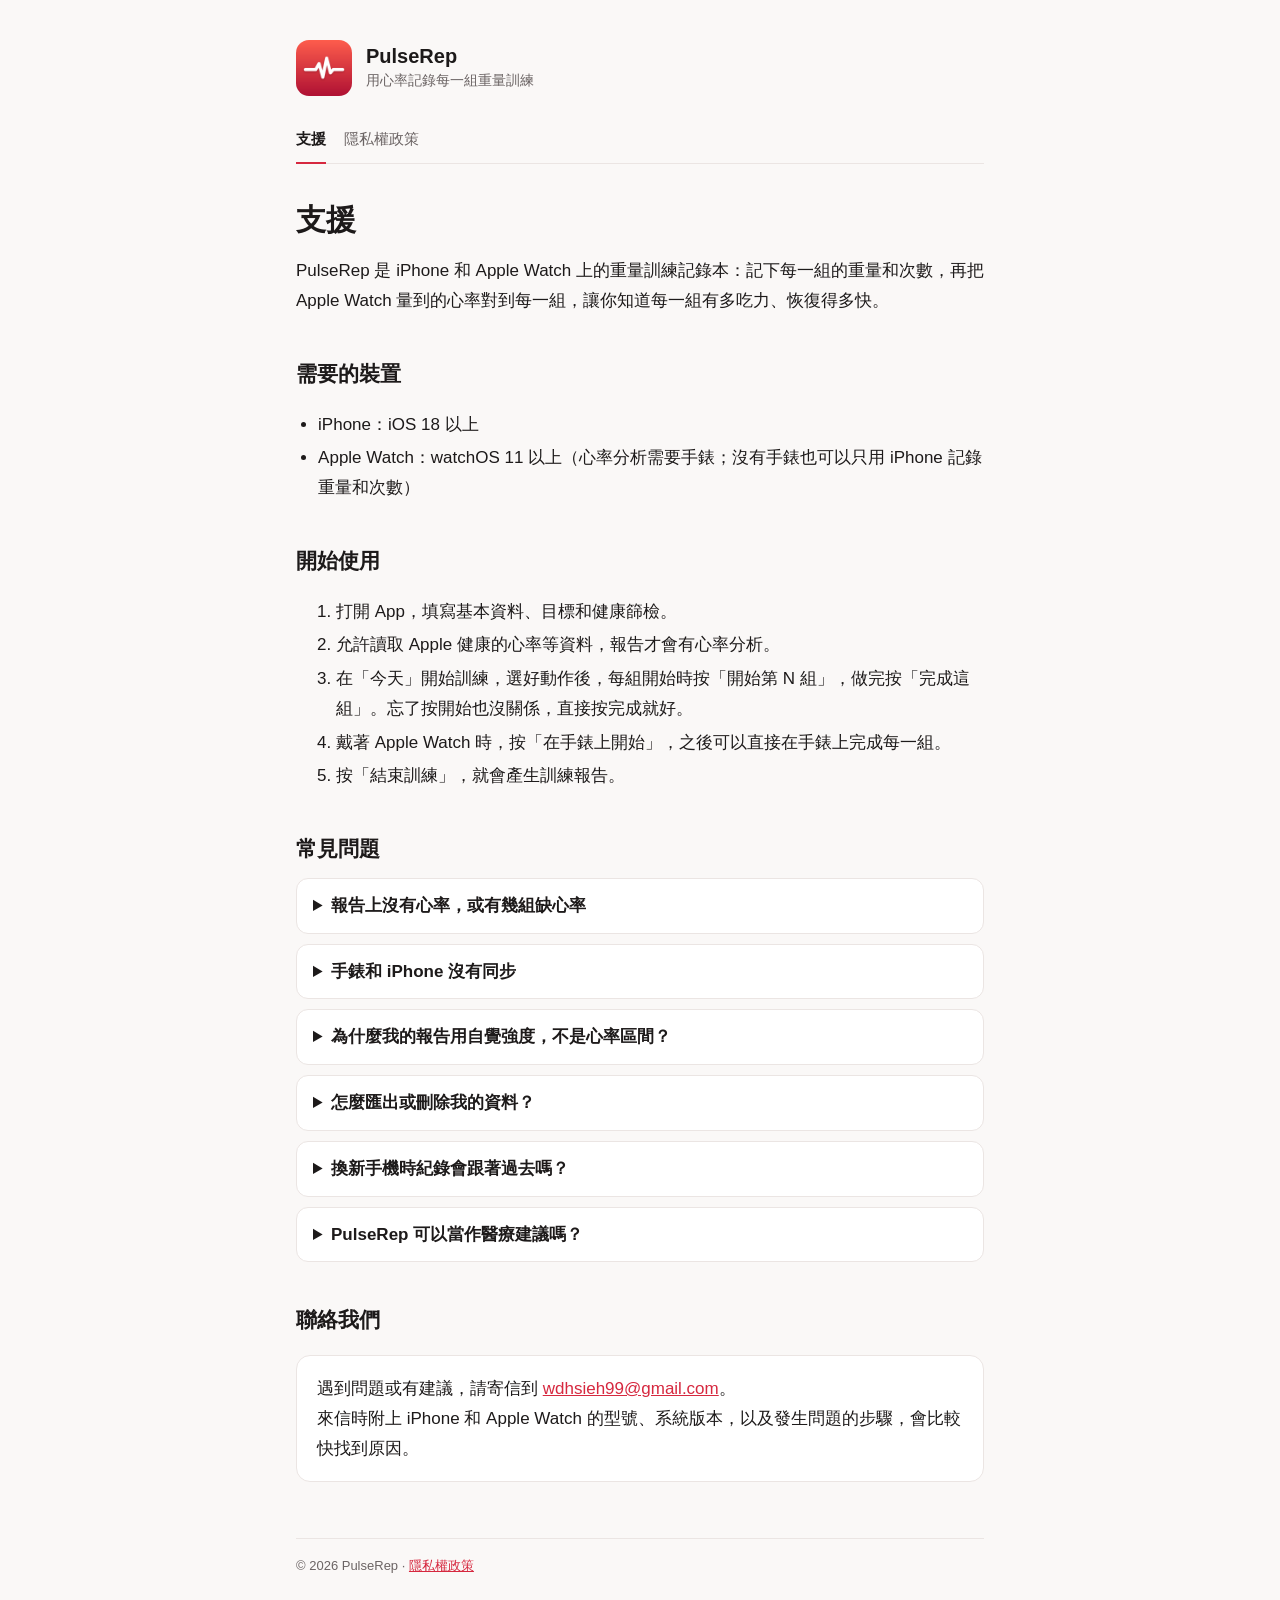
<file: index.html>
<!doctype html>
<html lang="zh-Hant">
<head>
<meta charset="utf-8">
<meta name="viewport" content="width=device-width, initial-scale=1">
<title>PulseRep 支援</title>
<meta name="description" content="PulseRep 使用說明、常見問題與聯絡方式。">
<link rel="icon" href="icon.png">
<link rel="stylesheet" href="style.css">
</head>
<body>
<div class="wrap">
  <header>
    <img src="icon.png" alt="">
    <div><div class="name">PulseRep</div><div class="tag">用心率記錄每一組重量訓練</div></div>
  </header>
  <nav><a href="./" aria-current="page">支援</a><a href="privacy.html">隱私權政策</a></nav>

  <h1>支援</h1>
  <p>PulseRep 是 iPhone 和 Apple Watch 上的重量訓練記錄本：記下每一組的重量和次數，再把 Apple Watch 量到的心率對到每一組，讓你知道每一組有多吃力、恢復得多快。</p>

  <h2>需要的裝置</h2>
  <ul>
    <li>iPhone：iOS 18 以上</li>
    <li>Apple Watch：watchOS 11 以上（心率分析需要手錶；沒有手錶也可以只用 iPhone 記錄重量和次數）</li>
  </ul>

  <h2>開始使用</h2>
  <ol>
    <li>打開 App，填寫基本資料、目標和健康篩檢。</li>
    <li>允許讀取 Apple 健康的心率等資料，報告才會有心率分析。</li>
    <li>在「今天」開始訓練，選好動作後，每組開始時按「開始第 N 組」，做完按「完成這組」。忘了按開始也沒關係，直接按完成就好。</li>
    <li>戴著 Apple Watch 時，按「在手錶上開始」，之後可以直接在手錶上完成每一組。</li>
    <li>按「結束訓練」，就會產生訓練報告。</li>
  </ol>

  <h2>常見問題</h2>

  <details>
    <summary>報告上沒有心率，或有幾組缺心率</summary>
    <ul>
      <li>打開「設定」→「健康」→「資料取用權限與裝置」→ PulseRep，確認「心率」已開啟。</li>
      <li>手錶的心率要過一段時間才會同步到 iPhone。訓練結束後 24 小時內再打開報告，App 會自動補上缺的組。</li>
      <li>訓練時手錶要戴緊一點，手腕太鬆時心率容易斷掉。</li>
    </ul>
  </details>

  <details>
    <summary>手錶和 iPhone 沒有同步</summary>
    <ul>
      <li>確認手錶上已安裝 PulseRep（iPhone 的 Watch App →「我的手錶」→ 下方「可用的 App」）。</li>
      <li>手錶和 iPhone 要在附近，藍牙與 Wi-Fi 開啟。</li>
      <li>先在 iPhone 開始訓練，再按「在手錶上開始」。若還是沒反應，兩邊的 App 都完全關閉後重開。</li>
    </ul>
  </details>

  <details>
    <summary>為什麼我的報告用自覺強度，不是心率區間？</summary>
    <p>健康篩檢時如果回答正在服用會影響心率的藥物（例如 β 阻斷劑），心率就不適合用來判斷強度，App 會改用自覺強度（RPE 1～10）。「我」→「個人資料」會顯示目前是否使用自覺強度。目前還不能在 App 裡修改篩檢答案，需要修改請來信。</p>
  </details>

  <details>
    <summary>怎麼匯出或刪除我的資料？</summary>
    <ul>
      <li>匯出：「我」→「匯出備份檔」，選「儲存到檔案」；重裝後可在同一處「匯入備份檔」還原。</li>
      <li>刪除：「我」→「刪除所有資料」。已寫入 Apple 健康的體能訓練請到「健康」App 刪除。</li>
    </ul>
    <p>所有紀錄都只存在你的裝置上，詳見<a href="privacy.html">隱私權政策</a>。</p>
  </details>

  <details>
    <summary>換新手機時紀錄會跟著過去嗎？</summary>
    <p>目前沒有雲端同步。用 iCloud 備份或電腦備份還原到新手機時，紀錄會跟著裝置備份一起移過去；也可以先匯出 JSON，留一份備份。</p>
  </details>

  <details>
    <summary>PulseRep 可以當作醫療建議嗎？</summary>
    <p>不行。PulseRep 不是醫療產品，不提供診斷或治療建議。若有心臟方面的疾病、運動時曾胸痛或頭暈，請先詢問醫師再開始訓練。</p>
  </details>

  <h2>聯絡我們</h2>
  <div class="contact">
    遇到問題或有建議，請寄信到 <a href="mailto:wdhsieh99@gmail.com">wdhsieh99@gmail.com</a>。<br>
    來信時附上 iPhone 和 Apple Watch 的型號、系統版本，以及發生問題的步驟，會比較快找到原因。
  </div>

  <footer>© 2026 PulseRep · <a href="privacy.html">隱私權政策</a></footer>
</div>
</body>
</html>
</file>
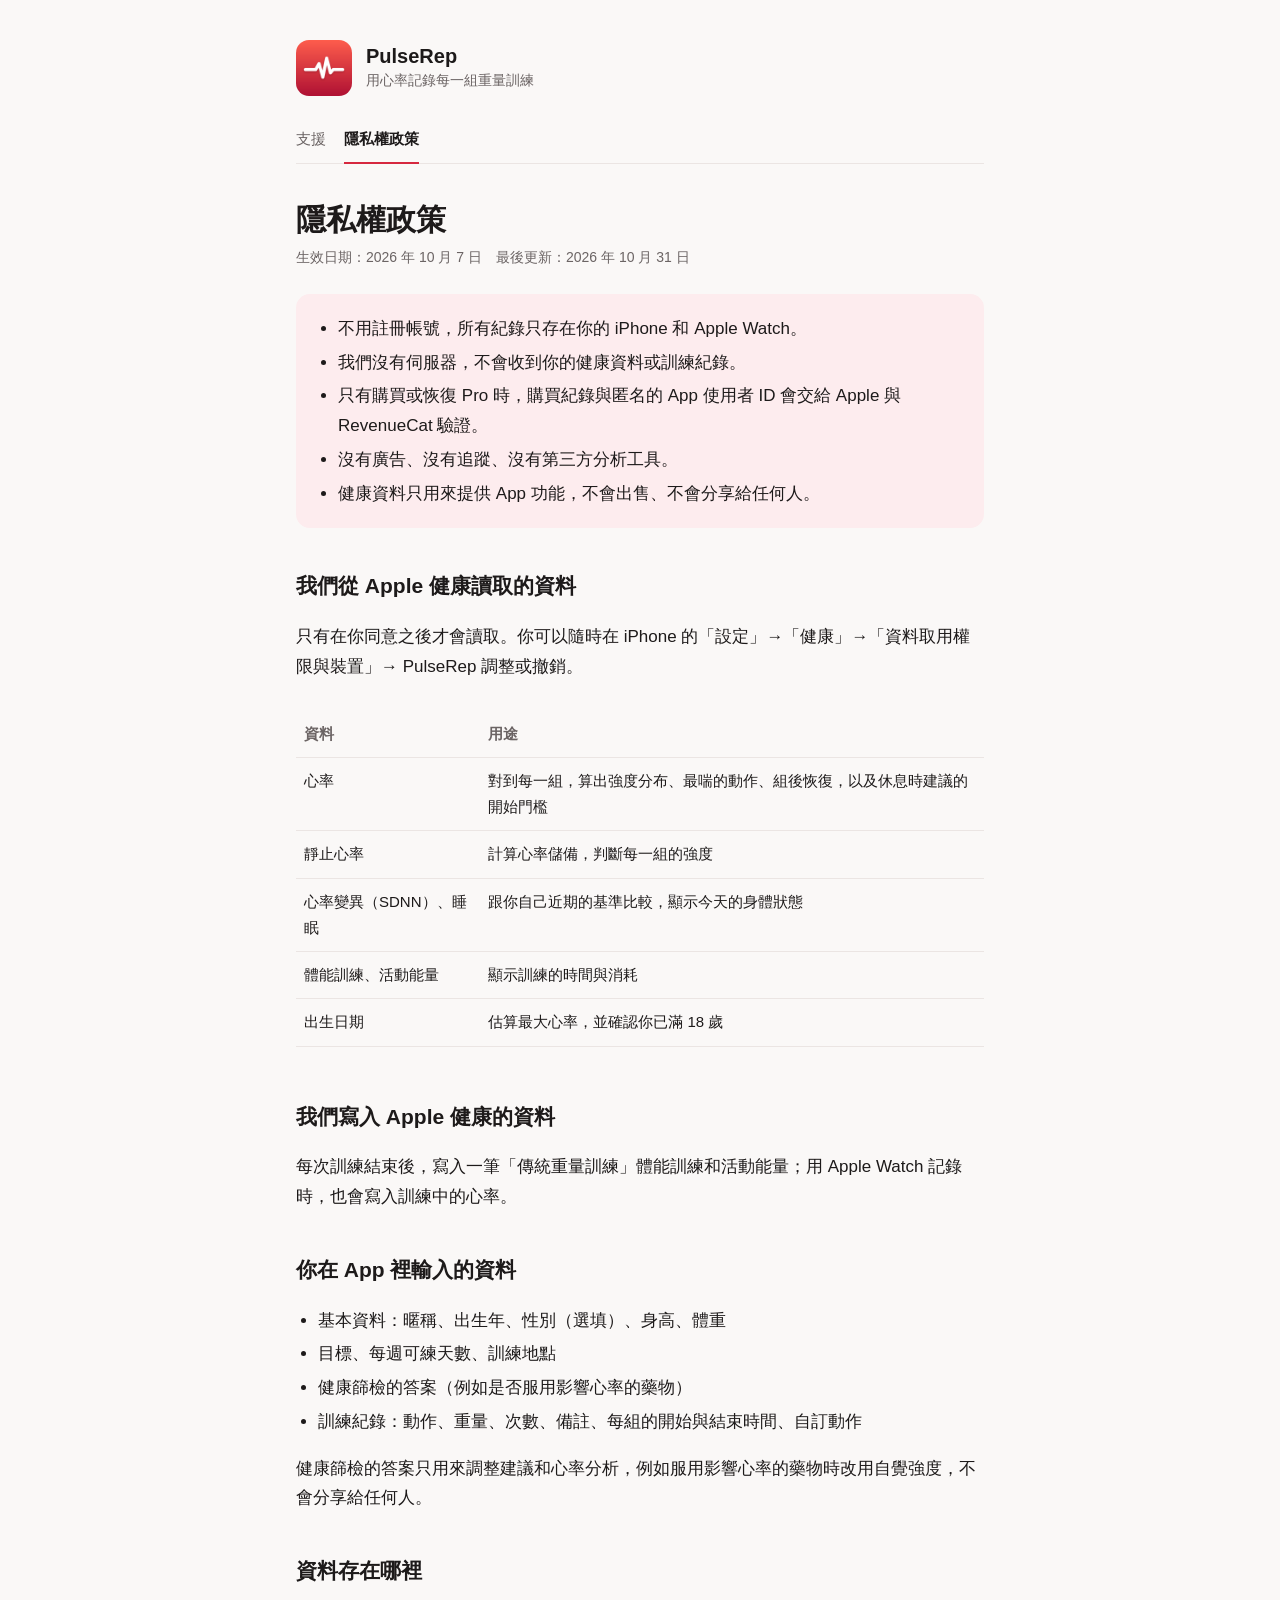
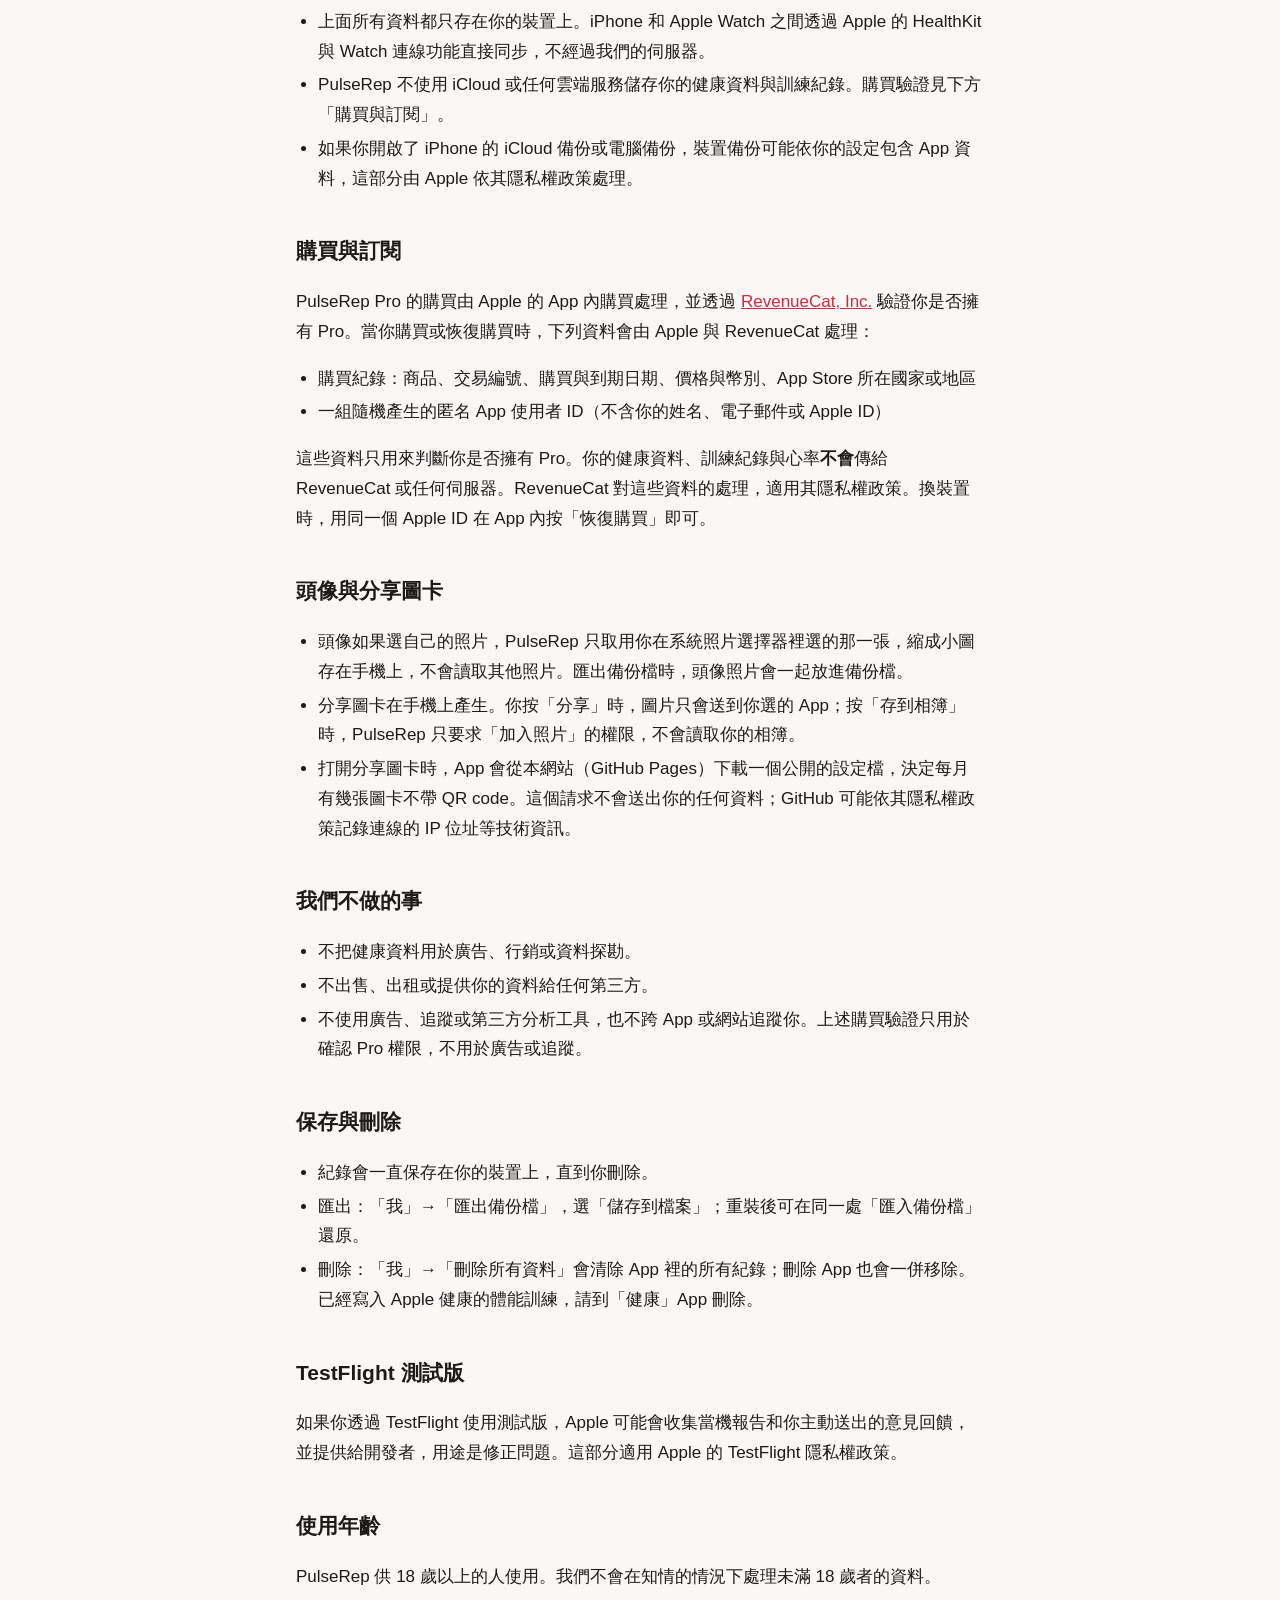
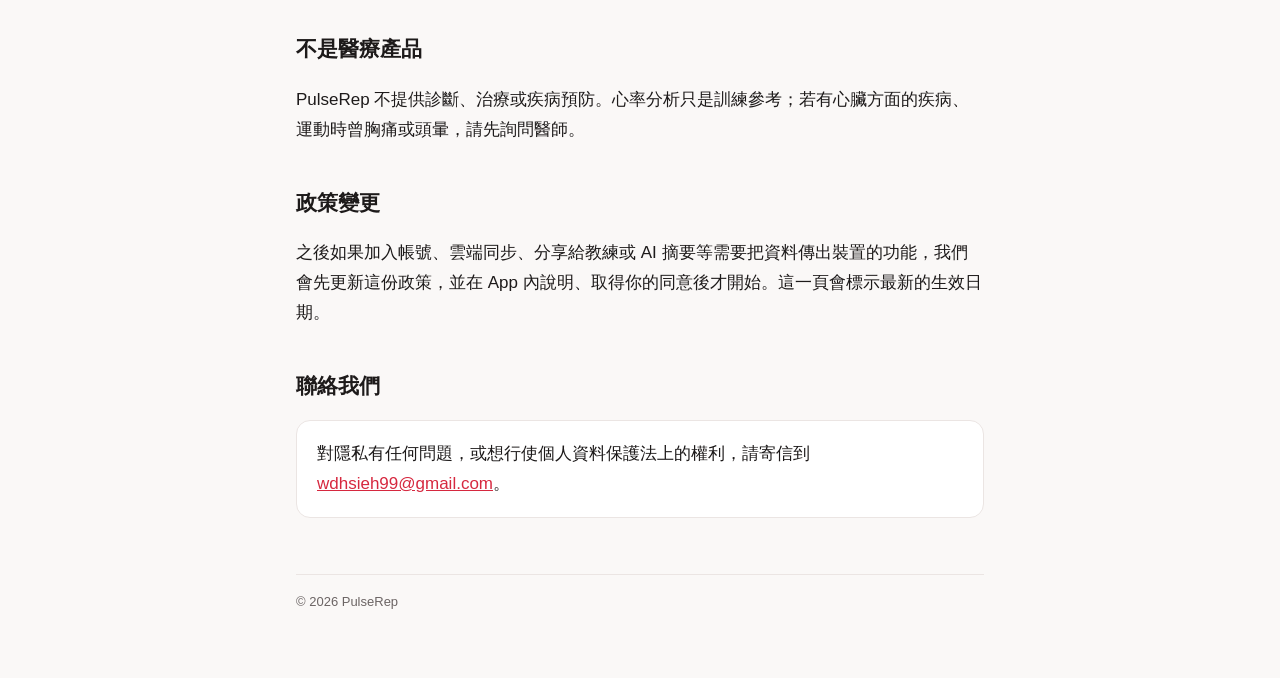
<file: privacy.html>
<!doctype html>
<html lang="zh-Hant">
<head>
<meta charset="utf-8">
<meta name="viewport" content="width=device-width, initial-scale=1">
<title>PulseRep 隱私權政策</title>
<meta name="description" content="PulseRep 如何處理你的健康與訓練資料。">
<link rel="icon" href="icon.png">
<link rel="stylesheet" href="style.css">
</head>
<body>
<div class="wrap">
  <header>
    <img src="icon.png" alt="">
    <div><div class="name">PulseRep</div><div class="tag">用心率記錄每一組重量訓練</div></div>
  </header>
  <nav><a href="./">支援</a><a href="privacy.html" aria-current="page">隱私權政策</a></nav>

  <h1>隱私權政策</h1>
  <p class="meta">生效日期：2026 年 10 月 7 日　最後更新：2026 年 10 月 31 日</p>

  <div class="summary">
    <ul>
      <li>不用註冊帳號，所有紀錄只存在你的 iPhone 和 Apple Watch。</li>
      <li>我們沒有伺服器，不會收到你的健康資料或訓練紀錄。</li>
      <li>只有購買或恢復 Pro 時，購買紀錄與匿名的 App 使用者 ID 會交給 Apple 與 RevenueCat 驗證。</li>
      <li>沒有廣告、沒有追蹤、沒有第三方分析工具。</li>
      <li>健康資料只用來提供 App 功能，不會出售、不會分享給任何人。</li>
    </ul>
  </div>

  <h2>我們從 Apple 健康讀取的資料</h2>
  <p>只有在你同意之後才會讀取。你可以隨時在 iPhone 的「設定」→「健康」→「資料取用權限與裝置」→ PulseRep 調整或撤銷。</p>
  <div class="table-scroll">
  <table>
    <tr><th>資料</th><th>用途</th></tr>
    <tr><td>心率</td><td>對到每一組，算出強度分布、最喘的動作、組後恢復，以及休息時建議的開始門檻</td></tr>
    <tr><td>靜止心率</td><td>計算心率儲備，判斷每一組的強度</td></tr>
    <tr><td>心率變異（SDNN）、睡眠</td><td>跟你自己近期的基準比較，顯示今天的身體狀態</td></tr>
    <tr><td>體能訓練、活動能量</td><td>顯示訓練的時間與消耗</td></tr>
    <tr><td>出生日期</td><td>估算最大心率，並確認你已滿 18 歲</td></tr>
  </table>
  </div>

  <h2>我們寫入 Apple 健康的資料</h2>
  <p>每次訓練結束後，寫入一筆「傳統重量訓練」體能訓練和活動能量；用 Apple Watch 記錄時，也會寫入訓練中的心率。</p>

  <h2>你在 App 裡輸入的資料</h2>
  <ul>
    <li>基本資料：暱稱、出生年、性別（選填）、身高、體重</li>
    <li>目標、每週可練天數、訓練地點</li>
    <li>健康篩檢的答案（例如是否服用影響心率的藥物）</li>
    <li>訓練紀錄：動作、重量、次數、備註、每組的開始與結束時間、自訂動作</li>
  </ul>
  <p>健康篩檢的答案只用來調整建議和心率分析，例如服用影響心率的藥物時改用自覺強度，不會分享給任何人。</p>

  <h2>資料存在哪裡</h2>
  <ul>
    <li>上面所有資料都只存在你的裝置上。iPhone 和 Apple Watch 之間透過 Apple 的 HealthKit 與 Watch 連線功能直接同步，不經過我們的伺服器。</li>
    <li>PulseRep 不使用 iCloud 或任何雲端服務儲存你的健康資料與訓練紀錄。購買驗證見下方「購買與訂閱」。</li>
    <li>如果你開啟了 iPhone 的 iCloud 備份或電腦備份，裝置備份可能依你的設定包含 App 資料，這部分由 Apple 依其隱私權政策處理。</li>
  </ul>

  <h2>購買與訂閱</h2>
  <p>PulseRep Pro 的購買由 Apple 的 App 內購買處理，並透過 <a href="https://www.revenuecat.com/privacy">RevenueCat, Inc.</a> 驗證你是否擁有 Pro。當你購買或恢復購買時，下列資料會由 Apple 與 RevenueCat 處理：</p>
  <ul>
    <li>購買紀錄：商品、交易編號、購買與到期日期、價格與幣別、App Store 所在國家或地區</li>
    <li>一組隨機產生的匿名 App 使用者 ID（不含你的姓名、電子郵件或 Apple ID）</li>
  </ul>
  <p>這些資料只用來判斷你是否擁有 Pro。你的健康資料、訓練紀錄與心率<strong>不會</strong>傳給 RevenueCat 或任何伺服器。RevenueCat 對這些資料的處理，適用其隱私權政策。換裝置時，用同一個 Apple ID 在 App 內按「恢復購買」即可。</p>

  <h2>頭像與分享圖卡</h2>
  <ul>
    <li>頭像如果選自己的照片，PulseRep 只取用你在系統照片選擇器裡選的那一張，縮成小圖存在手機上，不會讀取其他照片。匯出備份檔時，頭像照片會一起放進備份檔。</li>
    <li>分享圖卡在手機上產生。你按「分享」時，圖片只會送到你選的 App；按「存到相簿」時，PulseRep 只要求「加入照片」的權限，不會讀取你的相簿。</li>
    <li>打開分享圖卡時，App 會從本網站（GitHub Pages）下載一個公開的設定檔，決定每月有幾張圖卡不帶 QR code。這個請求不會送出你的任何資料；GitHub 可能依其隱私權政策記錄連線的 IP 位址等技術資訊。</li>
  </ul>

  <h2>我們不做的事</h2>
  <ul>
    <li>不把健康資料用於廣告、行銷或資料探勘。</li>
    <li>不出售、出租或提供你的資料給任何第三方。</li>
    <li>不使用廣告、追蹤或第三方分析工具，也不跨 App 或網站追蹤你。上述購買驗證只用於確認 Pro 權限，不用於廣告或追蹤。</li>
  </ul>

  <h2>保存與刪除</h2>
  <ul>
    <li>紀錄會一直保存在你的裝置上，直到你刪除。</li>
    <li>匯出：「我」→「匯出備份檔」，選「儲存到檔案」；重裝後可在同一處「匯入備份檔」還原。</li>
    <li>刪除：「我」→「刪除所有資料」會清除 App 裡的所有紀錄；刪除 App 也會一併移除。已經寫入 Apple 健康的體能訓練，請到「健康」App 刪除。</li>
  </ul>

  <h2>TestFlight 測試版</h2>
  <p>如果你透過 TestFlight 使用測試版，Apple 可能會收集當機報告和你主動送出的意見回饋，並提供給開發者，用途是修正問題。這部分適用 Apple 的 TestFlight 隱私權政策。</p>

  <h2>使用年齡</h2>
  <p>PulseRep 供 18 歲以上的人使用。我們不會在知情的情況下處理未滿 18 歲者的資料。</p>

  <h2>不是醫療產品</h2>
  <p>PulseRep 不提供診斷、治療或疾病預防。心率分析只是訓練參考；若有心臟方面的疾病、運動時曾胸痛或頭暈，請先詢問醫師。</p>

  <h2>政策變更</h2>
  <p>之後如果加入帳號、雲端同步、分享給教練或 AI 摘要等需要把資料傳出裝置的功能，我們會先更新這份政策，並在 App 內說明、取得你的同意後才開始。這一頁會標示最新的生效日期。</p>

  <h2>聯絡我們</h2>
  <div class="contact">對隱私有任何問題，或想行使個人資料保護法上的權利，請寄信到 <a href="mailto:wdhsieh99@gmail.com">wdhsieh99@gmail.com</a>。</div>

  <footer>© 2026 PulseRep</footer>
</div>
</body>
</html>
</file>
<file: style.css>
:root {
  --bg: #faf8f7;
  --surface: #ffffff;
  --text: #1d1a1a;
  --muted: #6b6464;
  --line: #ebe5e3;
  --accent: #d6283f;
  --accent-soft: #fdecee;
  color-scheme: light dark;
}
@media (prefers-color-scheme: dark) {
  :root {
    --bg: #141212;
    --surface: #1e1b1b;
    --text: #f2eeee;
    --muted: #a39b9b;
    --line: #2f2a2a;
    --accent: #ff5e6c;
    --accent-soft: #3a1d21;
  }
}
* { box-sizing: border-box; }
html { -webkit-text-size-adjust: 100%; }
body {
  margin: 0;
  background: var(--bg);
  color: var(--text);
  font: 17px/1.75 -apple-system, BlinkMacSystemFont, "PingFang TC", "Noto Sans TC", "Helvetica Neue", sans-serif;
}
.wrap { max-width: 720px; margin: 0 auto; padding: 40px 16px 64px; }
header { display: flex; align-items: center; gap: 14px; margin-bottom: 8px; }
header img { width: 56px; height: 56px; border-radius: 13px; }
header .name { font-weight: 700; font-size: 20px; line-height: 1.2; }
header .tag { color: var(--muted); font-size: 14px; }
nav { display: flex; gap: 18px; margin: 20px 0 36px; font-size: 15px; border-bottom: 1px solid var(--line); }
nav a { color: var(--muted); text-decoration: none; padding: 10px 0; border-bottom: 2px solid transparent; margin-bottom: -1px; }
nav a[aria-current="page"] { color: var(--text); border-color: var(--accent); font-weight: 600; }
h1 { font-size: 30px; line-height: 1.3; margin: 0 0 6px; }
h2 { font-size: 21px; margin: 40px 0 10px; }
h3 { font-size: 17px; margin: 24px 0 4px; }
p, li { color: var(--text); }
.meta { color: var(--muted); font-size: 14px; margin: 0 0 24px; }
a { color: var(--accent); }
ul { padding-left: 1.3em; }
li { margin: 4px 0; }
.summary {
  background: var(--accent-soft);
  border-radius: 14px;
  padding: 16px 20px;
  margin: 24px 0;
}
.summary ul { margin: 0; }
table { width: 100%; border-collapse: collapse; font-size: 15px; margin: 12px 0; }
th, td { text-align: left; padding: 10px 8px; border-bottom: 1px solid var(--line); vertical-align: top; }
th { color: var(--muted); font-weight: 600; }
.table-scroll { overflow-x: auto; }
details { background: var(--surface); border: 1px solid var(--line); border-radius: 12px; padding: 12px 16px; margin: 10px 0; }
summary { cursor: pointer; font-weight: 600; }
details p, details ul { margin: 8px 0 0; }
.contact { background: var(--surface); border: 1px solid var(--line); border-radius: 14px; padding: 18px 20px; margin-top: 16px; }
footer { color: var(--muted); font-size: 13px; margin-top: 56px; padding-top: 16px; border-top: 1px solid var(--line); }
</file>
